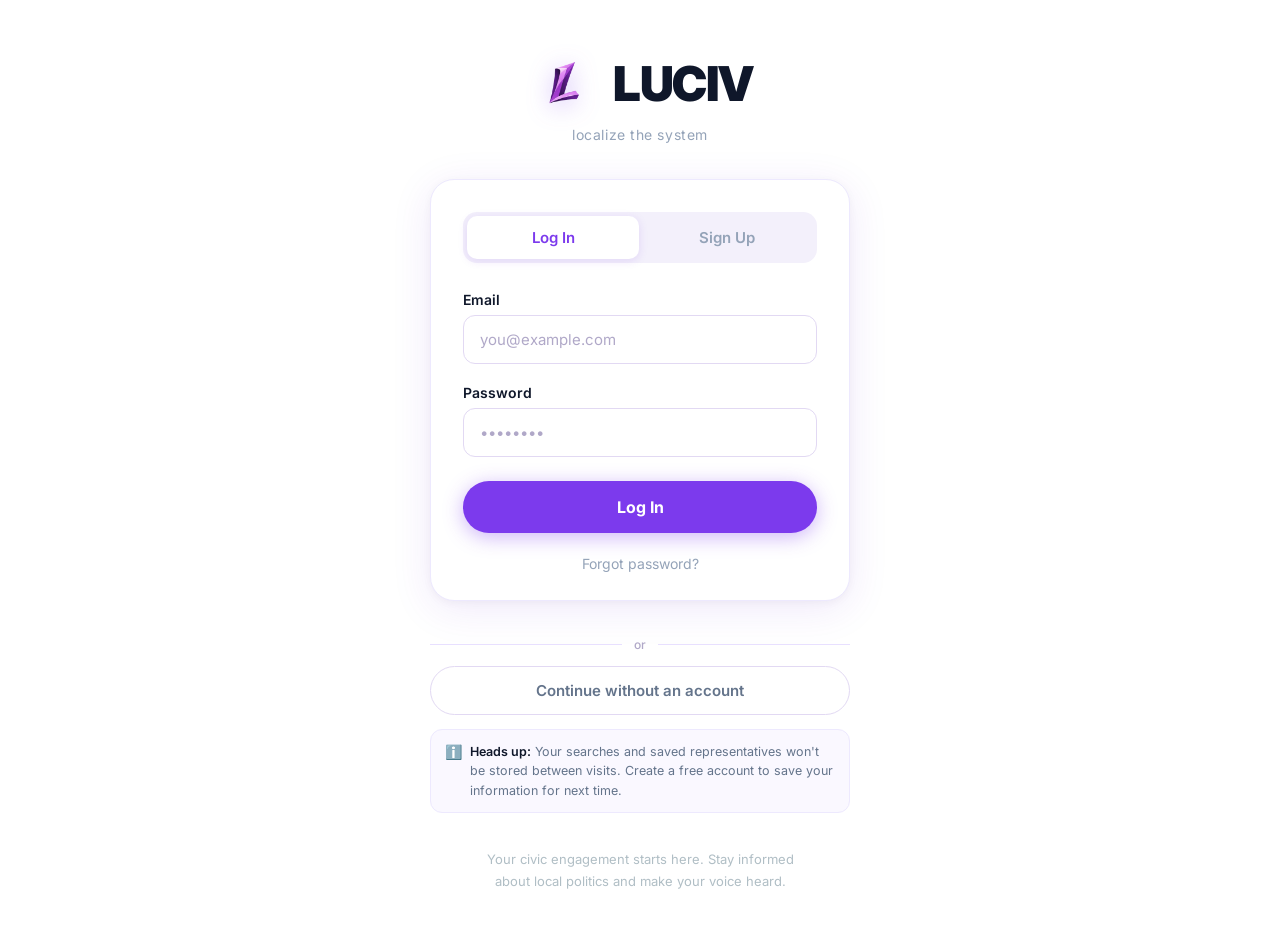
<file: login.html>
<!DOCTYPE html>
<html lang="en">
<head>
  <meta charset="UTF-8">
  <meta name="viewport" content="width=device-width, initial-scale=1.0">
  <title>Luciv — Log In</title>
  <link rel="preconnect" href="https://fonts.googleapis.com">
  <link href="https://fonts.googleapis.com/css2?family=Inter:wght@300;400;500;600;700;800;900&display=swap" rel="stylesheet">
  <style>
    *, *::before, *::after { box-sizing: border-box; margin: 0; padding: 0; }

    body {
      font-family: 'Inter', -apple-system, sans-serif;
      background: #ffffff;
      color: #0f172a;
      min-height: 100vh;
      display: flex;
      flex-direction: column;
      align-items: center;
      justify-content: center;
      padding: 48px 16px 40px;
    }

    .login-wrapper {
      width: 100%;
      max-width: 420px;
      display: flex;
      flex-direction: column;
      align-items: center;
      gap: 36px;
    }

    /* ── LOGO ── */
    .login-logo {
      display: flex;
      flex-direction: column;
      align-items: center;
      gap: 6px;
    }
    .login-logo-row {
      display: flex;
      align-items: center;
      gap: 14px;
    }
    .login-logo-img {
      height: 72px;
      width: auto;
      filter: drop-shadow(0 4px 12px rgba(124,58,237,0.3));
    }
    .login-logo-name {
      font-size: 48px;
      font-weight: 900;
      color: #0f172a;
      letter-spacing: -1.5px;
      line-height: 1;
    }
    .login-logo-tag {
      font-size: 14px;
      color: #94a3b8;
      letter-spacing: 0.04em;
      text-align: center;
    }

    /* ── CARD ── */
    .login-card {
      width: 100%;
      background: #ffffff;
      border-radius: 24px;
      padding: 32px 32px 28px;
      border: 1.5px solid #ede9fe;
      box-shadow:
        0 8px 40px rgba(109,40,217,0.10),
        0 2px 8px rgba(0,0,0,0.04);
    }

    /* ── TABS ── */
    .auth-tabs {
      display: flex;
      width: 100%;
      background: #f3f0fb;
      border-radius: 14px;
      padding: 4px;
      margin-bottom: 28px;
      gap: 2px;
    }
    .auth-tab {
      flex: 1;
      padding: 12px 0;
      border: none;
      border-radius: 10px;
      background: transparent;
      font-size: 15px;
      font-weight: 600;
      color: #94a3b8;
      cursor: pointer;
      transition: all .18s;
      font-family: 'Inter', sans-serif;
    }
    .auth-tab.active {
      background: #ffffff;
      color: #7C3AED;
      box-shadow: 0 2px 10px rgba(109,40,217,0.13);
    }

    /* ── FORM ── */
    .auth-form {
      display: flex;
      flex-direction: column;
      gap: 20px;
    }
    .auth-form.hidden { display: none; }

    .form-field {
      display: flex;
      flex-direction: column;
      gap: 7px;
    }
    .form-field label {
      font-size: 14px;
      font-weight: 600;
      color: #0f172a;
    }
    .form-field input {
      width: 100%;
      border: 1.5px solid #e2d9f3;
      border-radius: 12px;
      padding: 14px 16px;
      font-size: 15px;
      font-family: 'Inter', sans-serif;
      color: #0f172a;
      background: #fff;
      outline: none;
      transition: border-color 0.15s, box-shadow 0.15s;
    }
    .form-field input::placeholder { color: #b0a8c8; }
    .form-field input:focus {
      border-color: #7C3AED;
      box-shadow: 0 0 0 3px rgba(124,58,237,0.12);
    }

    /* ── BUTTON ── */
    .auth-btn {
      width: 100%;
      padding: 16px;
      border: none;
      border-radius: 99px;
      background: #7C3AED;
      color: #ffffff;
      font-size: 16px;
      font-weight: 700;
      cursor: pointer;
      font-family: 'Inter', sans-serif;
      box-shadow: 0 4px 20px rgba(124,58,237,0.38);
      transition: opacity 0.15s, transform 0.1s, box-shadow 0.15s;
      margin-top: 4px;
    }
    .auth-btn:hover {
      opacity: 0.93;
      box-shadow: 0 6px 28px rgba(124,58,237,0.45);
    }
    .auth-btn:active { transform: scale(0.98); }

    /* ── FORGOT / LINKS ── */
    .forgot-link {
      text-align: center;
      font-size: 14px;
      color: #94a3b8;
      cursor: pointer;
      background: none;
      border: none;
      font-family: 'Inter', sans-serif;
      padding: 0;
      margin-top: 2px;
      transition: color 0.15s;
    }
    .forgot-link:hover { color: #7C3AED; }

    /* ── BACK LINK ── */
    .back-link {
      font-size: 14px;
      color: #94a3b8;
      text-decoration: none;
      transition: color 0.15s;
    }
    .back-link:hover { color: #7C3AED; }

    /* ── GUEST BYPASS ── */
    .guest-section {
      width: 100%;
      display: flex;
      flex-direction: column;
      align-items: center;
      gap: 14px;
    }
    .guest-divider {
      display: flex;
      align-items: center;
      gap: 12px;
      width: 100%;
    }
    .guest-divider::before,
    .guest-divider::after {
      content: '';
      flex: 1;
      height: 1px;
      background: #e8e0ff;
    }
    .guest-divider span {
      font-size: 12px;
      color: #b0a8c8;
      font-weight: 500;
      white-space: nowrap;
    }
    .guest-btn {
      width: 100%;
      padding: 14px;
      border-radius: 99px;
      border: 1.5px solid #e2d9f3;
      background: transparent;
      color: #64748b;
      font-size: 15px;
      font-weight: 600;
      cursor: pointer;
      font-family: 'Inter', sans-serif;
      transition: border-color 0.15s, color 0.15s, background 0.15s;
      text-decoration: none;
      display: block;
      text-align: center;
    }
    .guest-btn:hover {
      border-color: #7C3AED;
      color: #7C3AED;
      background: #faf8ff;
    }
    .guest-notice {
      display: flex;
      align-items: flex-start;
      gap: 8px;
      background: #faf8ff;
      border: 1px solid #ede9fe;
      border-radius: 12px;
      padding: 12px 14px;
      width: 100%;
    }
    .guest-notice-icon {
      font-size: 14px;
      flex-shrink: 0;
      margin-top: 1px;
    }
    .guest-notice-text {
      font-size: 12.5px;
      color: #64748b;
      line-height: 1.55;
    }
    .guest-notice-text strong {
      color: #0f172a;
      font-weight: 600;
    }

    /* ── TAGLINE ── */
    .login-tagline {
      text-align: center;
      font-size: 13px;
      color: #b0bec5;
      line-height: 1.65;
      max-width: 320px;
    }

    /* ── SUCCESS STATE ── */
    .success-state {
      display: flex;
      flex-direction: column;
      align-items: center;
      gap: 16px;
      padding: 16px 0 8px;
      text-align: center;
    }
    .success-icon {
      width: 60px; height: 60px;
      background: #7C3AED;
      border-radius: 50%;
      display: flex; align-items: center; justify-content: center;
      font-size: 26px; color: white;
      box-shadow: 0 4px 20px rgba(124,58,237,0.35);
    }
    .success-msg {
      font-size: 16px;
      font-weight: 600;
      color: #0f172a;
      line-height: 1.4;
    }
    .success-cta {
      font-size: 14px;
      color: #7C3AED;
      font-weight: 600;
      text-decoration: none;
      margin-top: 4px;
    }
    .success-cta:hover { text-decoration: underline; }

    @media (max-width: 480px) {
      .login-logo-name { font-size: 38px; }
      .login-logo-img  { height: 56px; }
      .login-card { padding: 28px 20px 24px; }
    }
  </style>
</head>
<body>

  <div class="login-wrapper">

    <!-- Logo -->
    <div class="login-logo">
      <div class="login-logo-row">
        <img src="logo.png" alt="Luciv" class="login-logo-img">
        <span class="login-logo-name">LUCIV</span>
      </div>
      <span class="login-logo-tag">localize the system</span>
    </div>

    <!-- Card -->
    <div class="login-card" id="login-card">

      <!-- Tab switcher -->
      <div class="auth-tabs">
        <button class="auth-tab active" id="tab-login" onclick="switchTab('login')">Log In</button>
        <button class="auth-tab" id="tab-signup" onclick="switchTab('signup')">Sign Up</button>
      </div>

      <!-- Log In form -->
      <div id="form-login" class="auth-form">
        <div class="form-field">
          <label for="login-email">Email</label>
          <input type="email" id="login-email" placeholder="you@example.com" autocomplete="email">
        </div>
        <div class="form-field">
          <label for="login-password">Password</label>
          <input type="password" id="login-password" placeholder="••••••••" autocomplete="current-password"
                 onkeydown="if(event.key==='Enter') handleLogin()">
        </div>
        <button class="auth-btn" onclick="handleLogin()">Log In</button>
        <button class="forgot-link">Forgot password?</button>
      </div>

      <!-- Sign Up form -->
      <div id="form-signup" class="auth-form hidden">
        <div class="form-field">
          <label for="signup-name">Name</label>
          <input type="text" id="signup-name" placeholder="Your name" autocomplete="name">
        </div>
        <div class="form-field">
          <label for="signup-email">Email</label>
          <input type="email" id="signup-email" placeholder="you@example.com" autocomplete="email">
        </div>
        <div class="form-field">
          <label for="signup-password">Password</label>
          <input type="password" id="signup-password" placeholder="••••••••" autocomplete="new-password"
                 onkeydown="if(event.key==='Enter') handleSignup()">
        </div>
        <button class="auth-btn" onclick="handleSignup()">Sign Up</button>
      </div>

    </div>

    <!-- Guest bypass -->
    <div class="guest-section">
      <div class="guest-divider"><span>or</span></div>

      <a href="/" class="guest-btn">Continue without an account</a>

      <div class="guest-notice">
        <span class="guest-notice-icon">ℹ️</span>
        <p class="guest-notice-text">
          <strong>Heads up:</strong> Your searches and saved representatives won't be stored between visits.
          Create a free account to save your information for next time.
        </p>
      </div>
    </div>

    <p class="login-tagline">Your civic engagement starts here. Stay informed about local politics and make your voice heard.</p>

  </div>

  <script>
    // Auto-switch to Sign Up if URL hash says so
    if (location.hash === '#signup') switchTab('signup');

    function switchTab(tab) {
      document.getElementById('tab-login').classList.toggle('active', tab === 'login');
      document.getElementById('tab-signup').classList.toggle('active', tab === 'signup');
      document.getElementById('form-login').classList.toggle('hidden', tab !== 'login');
      document.getElementById('form-signup').classList.toggle('hidden', tab !== 'signup');
    }

    function handleLogin() {
      const email = document.getElementById('login-email').value.trim();
      const pass  = document.getElementById('login-password').value;
      if (!email || !pass) return;
      showSuccess('Welcome back! Account features coming soon.');
    }

    function handleSignup() {
      const name  = document.getElementById('signup-name').value.trim();
      const email = document.getElementById('signup-email').value.trim();
      const pass  = document.getElementById('signup-password').value;
      if (!name || !email || !pass) return;
      showSuccess(`Thanks, ${name}! We’ll be in touch.`);
    }

    function showSuccess(msg) {
      document.getElementById('login-card').innerHTML = `
        <div class="success-state">
          <div class="success-icon">✓</div>
          <p class="success-msg">${msg}</p>
          <a href="/" class="success-cta">Start browsing →</a>
        </div>`;
    }
  </script>

</body>
</html>
</file>
